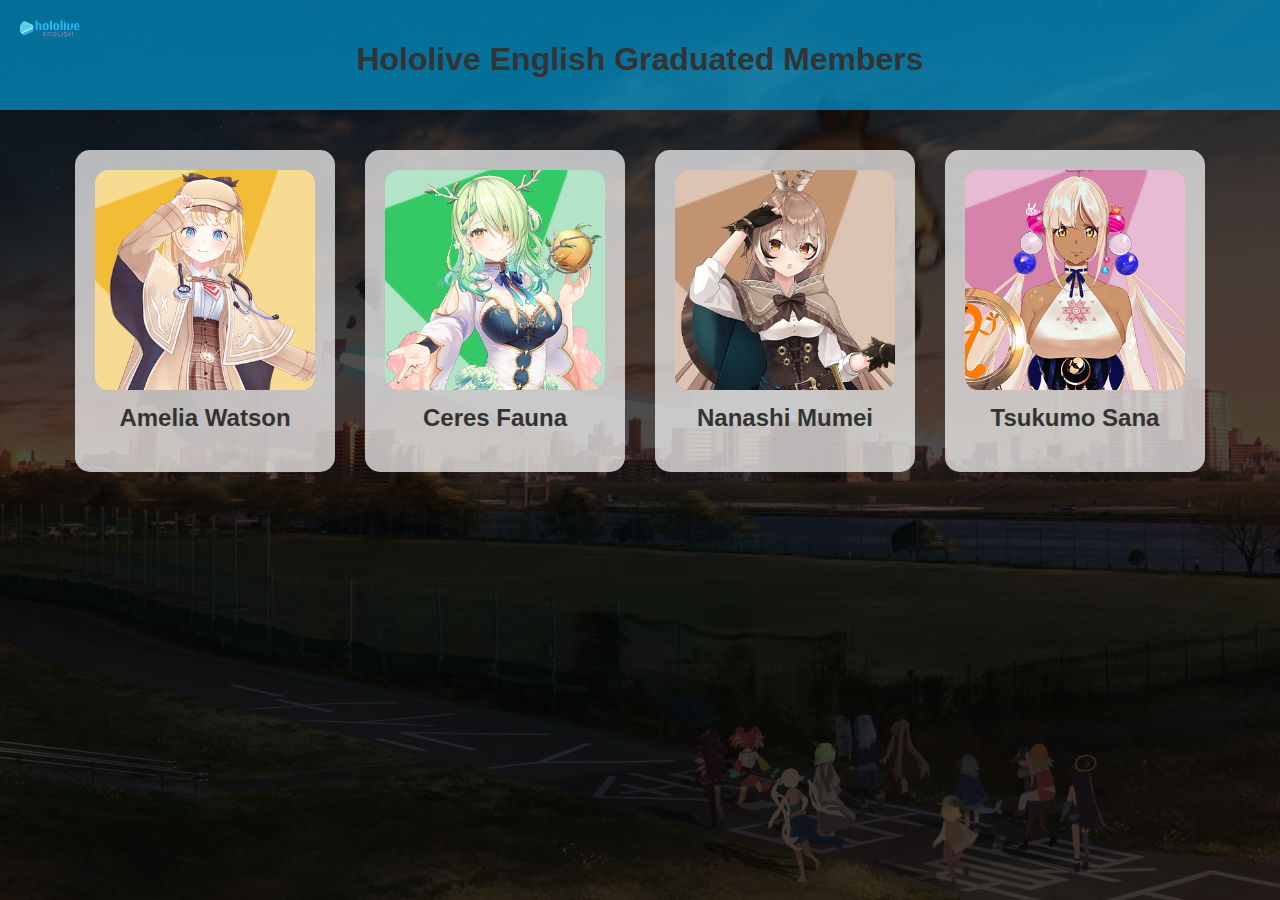
<file: index.html>
<!DOCTYPE html>
<html>
<head>
  <meta charset="UTF-8">
  <meta name="viewport" content="width=device-width, initial-scale=1">
  <title>Hololive English Graduated Members</title>
  <link rel="stylesheet" href="style.css">
  <link rel="icon" href="images/favicon.ico" type="image/png">
</head>

<body>
  <header>
    <h1>Hololive English Graduated Members</h1>
  </header>

  <div class ="logo-link">
    <a href="index.html">
      <img src="images/top_logo_hololive_en.svg" alt="Hololive Home" class="logo">
    </a>
  </div>

    <div class="member-gallery">

      <a href="amelia.html" class="member-card amelia-card">
        <img src="images/Watson-Amelia_list_thumb.png" alt="Amelia Watson">
        <h2>Amelia Watson</h2>
      </a>

      <a href="fauna.html" class="member-card fauna-card">
        <img src="images/Ceres-Fauna_list_thumb.png" alt="Ceres Fauna">
        <h2>Ceres Fauna</h2>
      </a>

      <a href="mumei.html" class="member-card mumei-card">
        <img src="images/Nanashi-Mumei_list_thumb.png" alt="Nanashi Mumei">
        <h2>Nanashi Mumei</h2>
      </a>

      <a href="sana.html" class="member-card sana-card">
        <img src="images/Tsukumo-Sana_list_thumb.png" alt="Tsukumo Sana">
        <h2>Tsukumo Sana</h2>
      </a>

    </div>

</body>

</html>
</file>
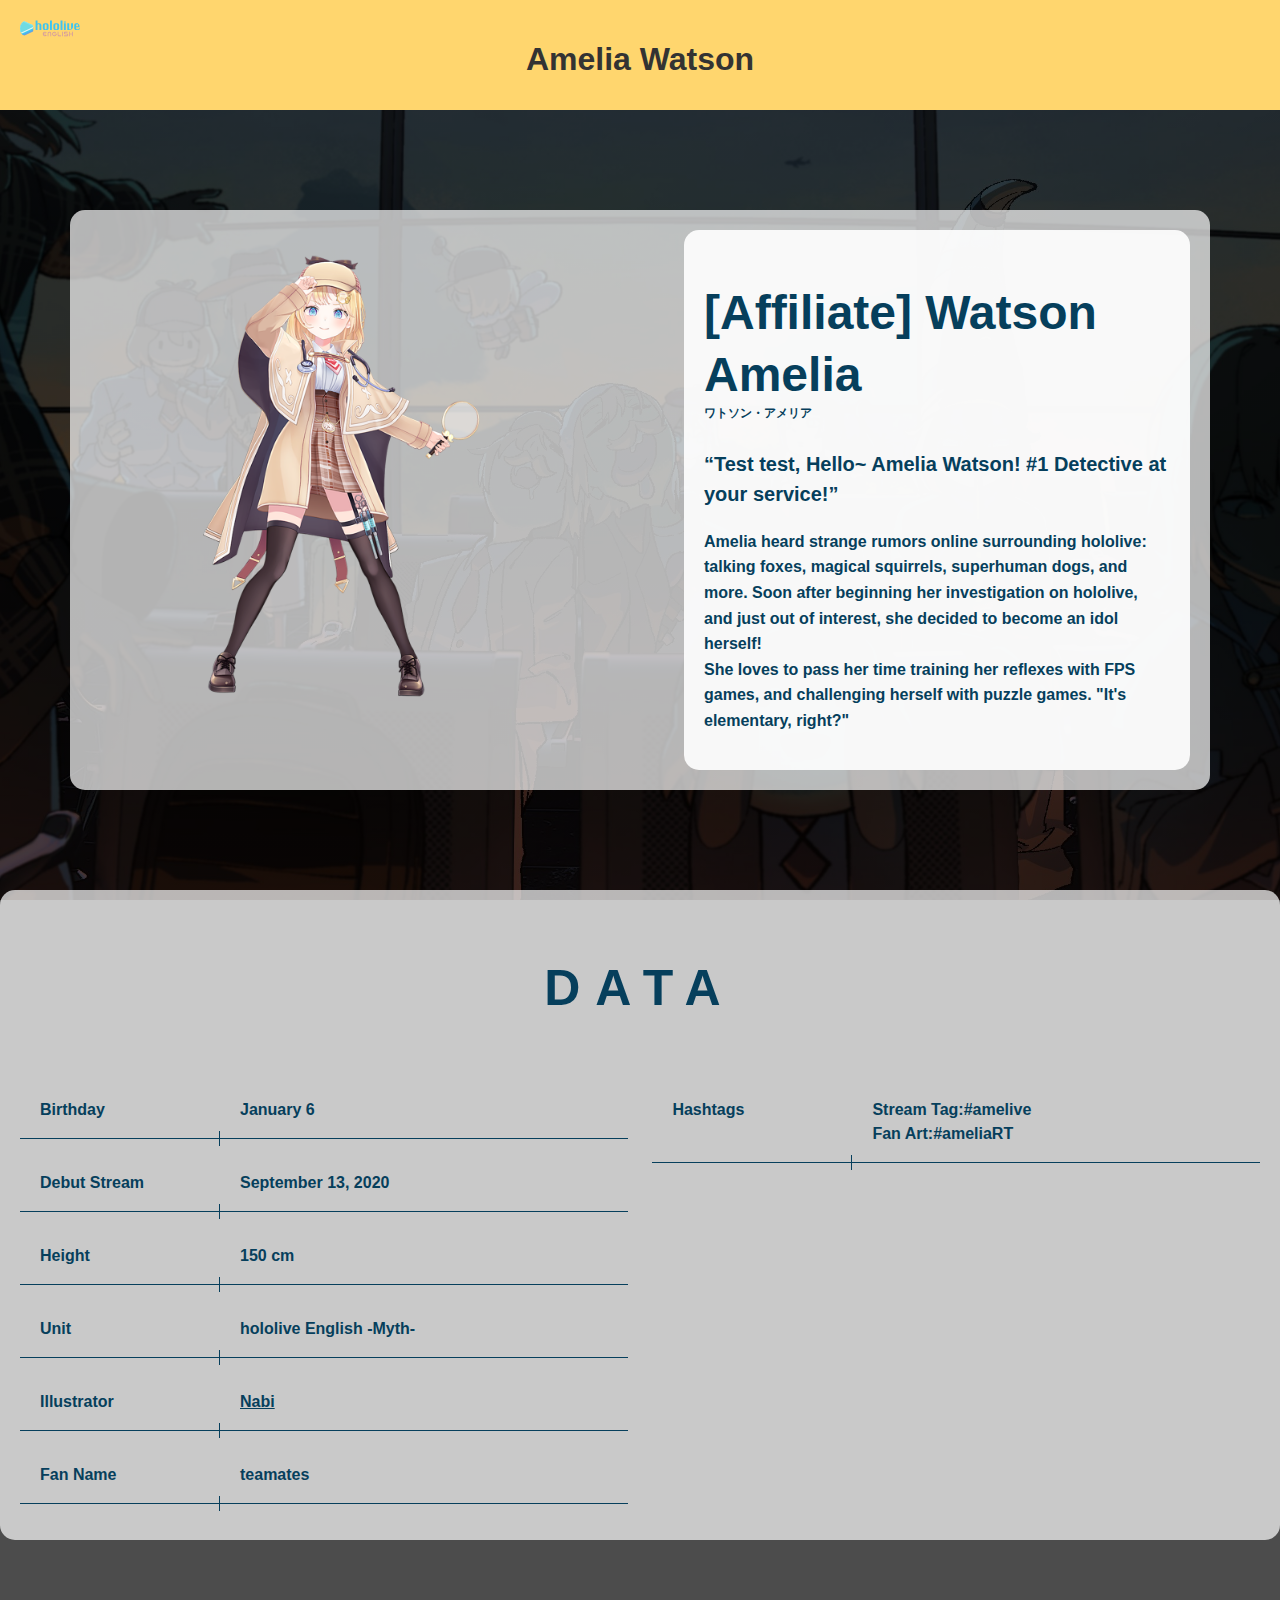
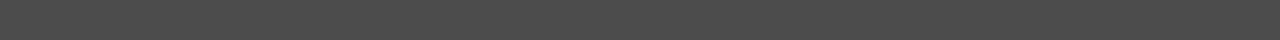
<file: amelia.html>
<!DOCTYPE html>
<html>
<head>
  <meta charset="UTF-8">
  <meta name="viewport" content="width=device-width, initial-scale=1">
  <title>Amelia Watson- Hololive English</title>
  <link rel="stylesheet" href="style.css">
  <link rel="icon" href="images/favicon.ico" type="image/png">
</head>

<body class="amelia-page">
  <header>    
    <h1>Amelia Watson</h1>
  </header>

    <div class ="logo-link">
    <a href="index.html">
      <img src="images/top_logo_hololive_en.svg" alt="Hololive Home" class="logo">
    </a>
  </div>

  <main>
   
      <!--talent-->

      <!--talent top-->
      <div class="talent_top">

        <div class="container">

          <div class="talent_left" id="talent_figure">
            <img src="images/Watson-Amelia_pr-img_01.png" alt="全身画像">
          </div>

          <div class="right_box">
            <div class="bg_box">
              <h1>[Affiliate] Watson Amelia<span>ワトソン・アメリア</span></h1>
                <p class="catch">“Test test, Hello~ Amelia Watson! #1 Detective at your service!”</p>
                <p class="txt">
                  Amelia heard strange rumors online surrounding hololive: talking foxes, magical squirrels, superhuman dogs, and more. Soon after beginning her investigation on hololive, and just out of interest, she decided to become an idol herself!<br />
                  She loves to pass her time training her reflexes with FPS games, and challenging herself with puzzle games. "It's elementary, right?"
                </p>
            </div>
          </div>

        </div>

      </div>

  </main>
      
      <!--talent top-->

      <!--talent bottom-->
      
  <div class="talent_data">

    <div class="container">
      <h2>DATA</h2>

      <div class="table_box">

        <!--LEFT SIDE -->
        <div class="left">

          <dl>
            <dt>Birthday</dt>
              <dd>January 6</dd>
           </dl>

          <dl>
            <dt>Debut Stream</dt>
              <dd>September 13, 2020</dd>
          </dl>

          <dl>
            <dt>Height</dt>
              <dd>150 cm</dd>
          </dl>

          <dl>
            <dt>Unit</dt>
              <dd>hololive English -Myth-</dd>
          </dl>

          <dl>
            <dt>Illustrator</dt>
              <dd><a href="https://x.com/nyanbbi" target="_blank">Nabi</a></dd>
          </dl>

          <dl>
            <dt>Fan Name</dt>
              <dd>teamates</dd>
          </dl>

        </div>

        <!--RIGHT SIDE -->
        <div class="right">

          <dl>
            <dt>Hashtags</dt>
              <dd>
              Stream Tag:#amelive<br>
              Fan Art:#ameliaRT
              </dd>
          </dl>

        </div>

      </div>
     
    </div>

  </div>

</body>
</html>
</file>
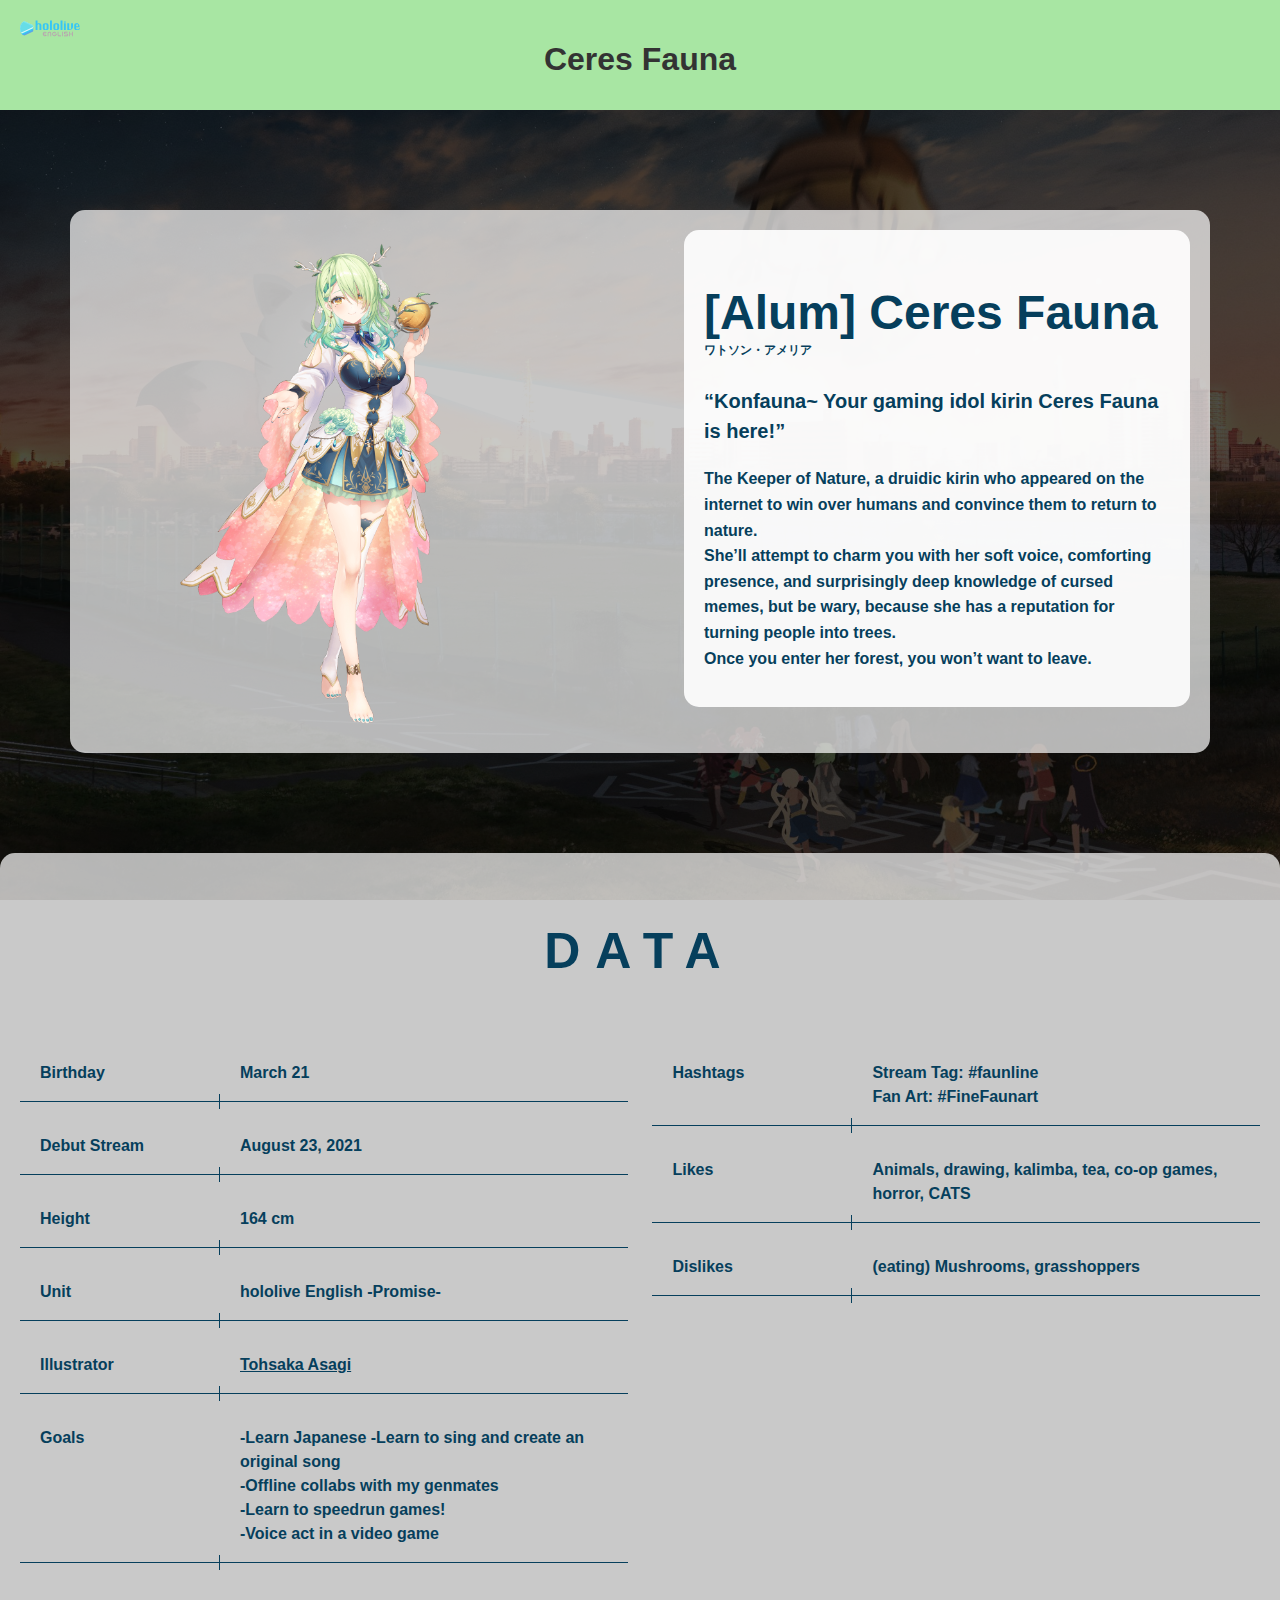
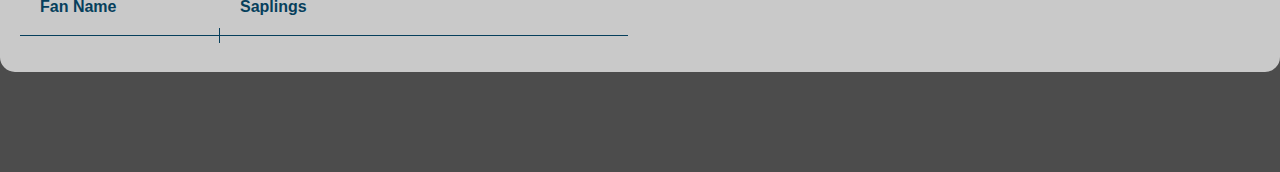
<file: fauna.html>
<!DOCTYPE html>
<html>
<head>
  <meta charset="UTF-8">
  <meta name="viewport" content="width=device-width, initial-scale=1">
  <title>Ceres Fauna - Hololive English</title>
  <link rel="stylesheet" href="style.css">
  <link rel="icon" href="images/favicon.ico" type="image/png">
</head>

<body class="fauna-page">
  <header>
    <h1>Ceres Fauna</h1>
  </header>

  <div class ="logo-link">
    <a href="index.html">
      <img src="images/top_logo_hololive_en.svg" alt="Hololive Home" class="logo">
    </a>
  </div>

  <main>
   
      <!--talent-->

      <!--talent top-->
    <div class="talent_top">

      <div class="container">
          
          <div class="talent_left talent_figure">
            <img src="images/bg_Ceres-Fauna_01.png" alt="セレス・ファウナ">
          </div>
         
          <div class="right_box">
            <div class="bg_box">
              <h1>[Alum] Ceres Fauna<span>ワトソン・アメリア</span></h1>
                <p class="catch">“Konfauna~ Your gaming idol kirin Ceres Fauna is here!”</p>
                <p class="txt">
                  The Keeper of Nature, a druidic kirin who appeared on the internet to win over humans and convince them to return to nature.<br>
                  She’ll attempt to charm you with her soft voice, comforting presence, and surprisingly deep knowledge of cursed memes, but be wary, because she has a reputation for turning people into trees.<br>
                  Once you enter her forest, you won’t want to leave.
                </p>
            </div>
          </div>

      </div>

    </div>

  </main>

      <!--talent bottom-->
      
  <div class="talent_data">

    <div class="container">
      <h2>DATA</h2>

      <div class="table_box">

        <!--LEFT SIDE -->
        <div class="left">

          <dl>
            <dt>Birthday</dt>
              <dd>March 21</dd>
           </dl>

          <dl>
            <dt>Debut Stream</dt>
              <dd>August 23, 2021</dd>
          </dl>

          <dl>
            <dt>Height</dt>
              <dd>164 cm</dd>
          </dl>

          <dl>
            <dt>Unit</dt>
              <dd>hololive English -Promise-</dd>
          </dl>

          <dl>
            <dt>Illustrator</dt>
              <dd><a href="https://twitter.com/asagi_0398" target="-blank_">Tohsaka Asagi</a></dd>
          </dl>

          <dl>
            <dt>Goals</dt>
            <dd>
              -Learn Japanese
              -Learn to sing and create an original song<br>
              -Offline collabs with my genmates<br>
              -Learn to speedrun games!<br>
              -Voice act in a video game<br>
            </dd>
          </dl>

          <dl>
            <dt>Fan Name</dt>
              <dd>Saplings</dd>
          </dl>

        </div>

        <!--RIGHT SIDE -->
        <div class="right">

          <dl>
            <dt>Hashtags</dt>
              <dd>
                Stream Tag: #faunline<br>
                Fan Art: #FineFaunart
              </dd>
          </dl>

          <dl>
            <dt>Likes</dt>
            <dd>Animals, drawing, kalimba, tea, co-op games, horror, CATS</dd>
          </dl>

          <dl>
            <dt>Dislikes</dt>
            <dd>(eating) Mushrooms, grasshoppers</dd>
          </dl>

        </div>

      </div>

    </div>

  </div>
                  <!--talent date-->


</body>
</html>
</file>
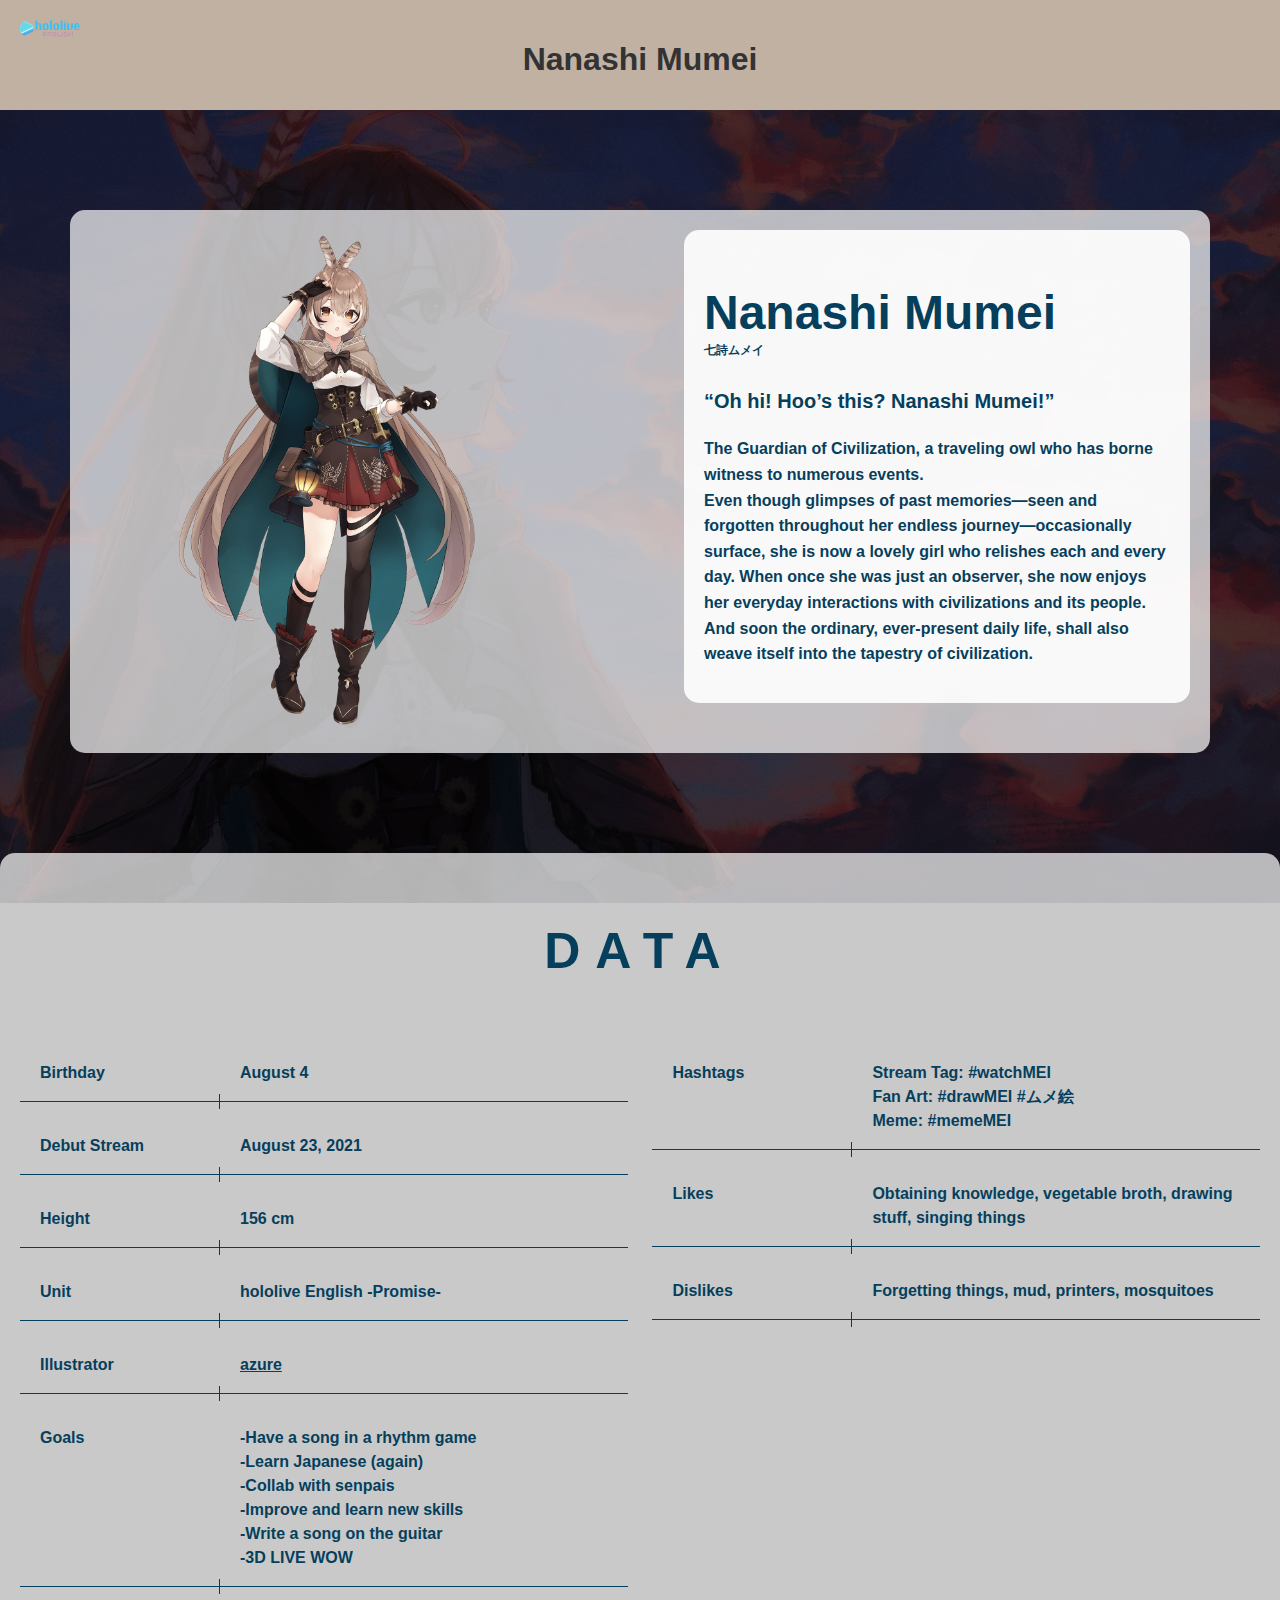
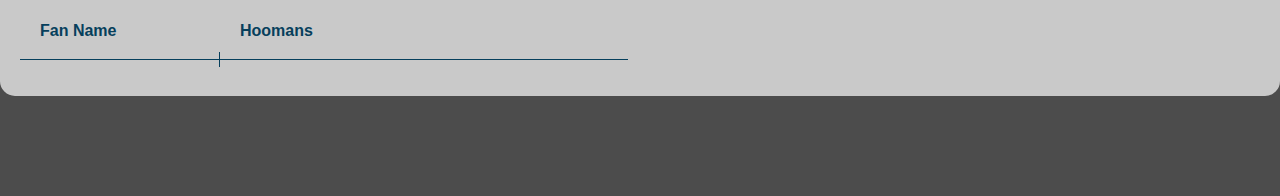
<file: mumei.html>
<!DOCTYPE html>
<html>
<head>
  <meta charset="UTF-8">
  <meta name="viewport" content="width=device-width, initial-scale=1">
  <title>Nanashi Mumei - Hololive English</title>
  <link rel="stylesheet" href="style.css">
  <link rel="icon" href="images/favicon.ico" type="image/png">
</head>

<body class="mumei-page">
  <header>
    <h1>Nanashi Mumei</h1>
  </header>

  <div class ="logo-link">
    <a href="index.html">
      <img src="images/top_logo_hololive_en.svg" alt="Hololive Home" class="logo">
    </a>
  </div>
  <main>
   
      <!-- talent -->

      <!-- talent top-->
  <div class="talent_top">

    <div class="container">

      <div class="talent_left" id="talent_figure">
        <img src="images/bg_Nanashi-Mumei_01.png" alt="七詩ムメイ">
      </div>
        
      <div class="right_box">
        <div class="bg_box">

          <h1>Nanashi Mumei<span>七詩ムメイ</span></h1>
            <p class="catch">“Oh hi! Hoo’s this? Nanashi Mumei!”</p>

            <p class="txt">
              The Guardian of Civilization, a traveling owl who has borne witness to numerous events.<br>
              Even though glimpses of past memories—seen and forgotten throughout her endless journey—occasionally surface, she is now a lovely girl who relishes each and every day. When once she was just an observer, she now enjoys her everyday interactions with civilizations and its people.
              And soon the ordinary, ever-present daily life, shall also weave itself into the tapestry of civilization.
            </p>
        </div>
      </div>

    </div>

  </div>

  </main>
  
  <!--talent top-->

  <!--talent bottom-->
  
  <div class="talent_data">

    <div class="container">
      <h2>DATA</h2>

        <div class="table_box">

          <!--LEFT SIDE -->
          <div class="left">
            
            <dl>
              <dt>Birthday</dt>
                <dd>August 4</dd>
            </dl>

            <dl>
              <dt>Debut Stream</dt>
                <dd>August 23, 2021</dd>  
            </dl>
           
            <dl>
              <dt>Height</dt>
                <dd>156 cm</dd>
            </dl>
           
            <dl>
              <dt>Unit</dt>
                <dd>hololive English -Promise-</dd>
            </dl>
            
            <dl>
              <dt>Illustrator</dt>
                <dd><a href="https://twitter.com/azure_0608_sub" target="_blank">azure</a></dd>
            </dl>

            <dl>
              <dt>
                Goals
              </dt>
              <dd>
                -Have a song in a rhythm game<br>
                -Learn Japanese (again) <br>
                -Collab with senpais <br>
                -Improve and learn new skills <br>
                -Write a song on the guitar <br>
                -3D LIVE WOW <br>
              </dd>
            </dl>

            <dl>
              <dt>Fan Name</dt>
                <dd>Hoomans</dd>
            </dl>

          </div>

          <!--RIGHT SIDE -->
          <div class="right">

            <dl>
              <dt>Hashtags</dt>
                <dd>
              Stream Tag: #watchMEI <br>
              Fan Art: #drawMEI #ムメ絵 <br>
              Meme: #memeMEI <br>
                </dd>
            </dl>

            <dl>
              <dt>Likes</dt>
              <dd>
                Obtaining knowledge, vegetable broth, drawing stuff, singing things
              </dd>
            </dl>

            <dl>
              <dt>
                Dislikes
              </dt>
              <dd>
                Forgetting things, mud, printers, mosquitoes
              </dd>
            </dl>

          </div>

      </div>

    </div>

  </div>
                  <!--talent date-->


</body>
</html>
</file>
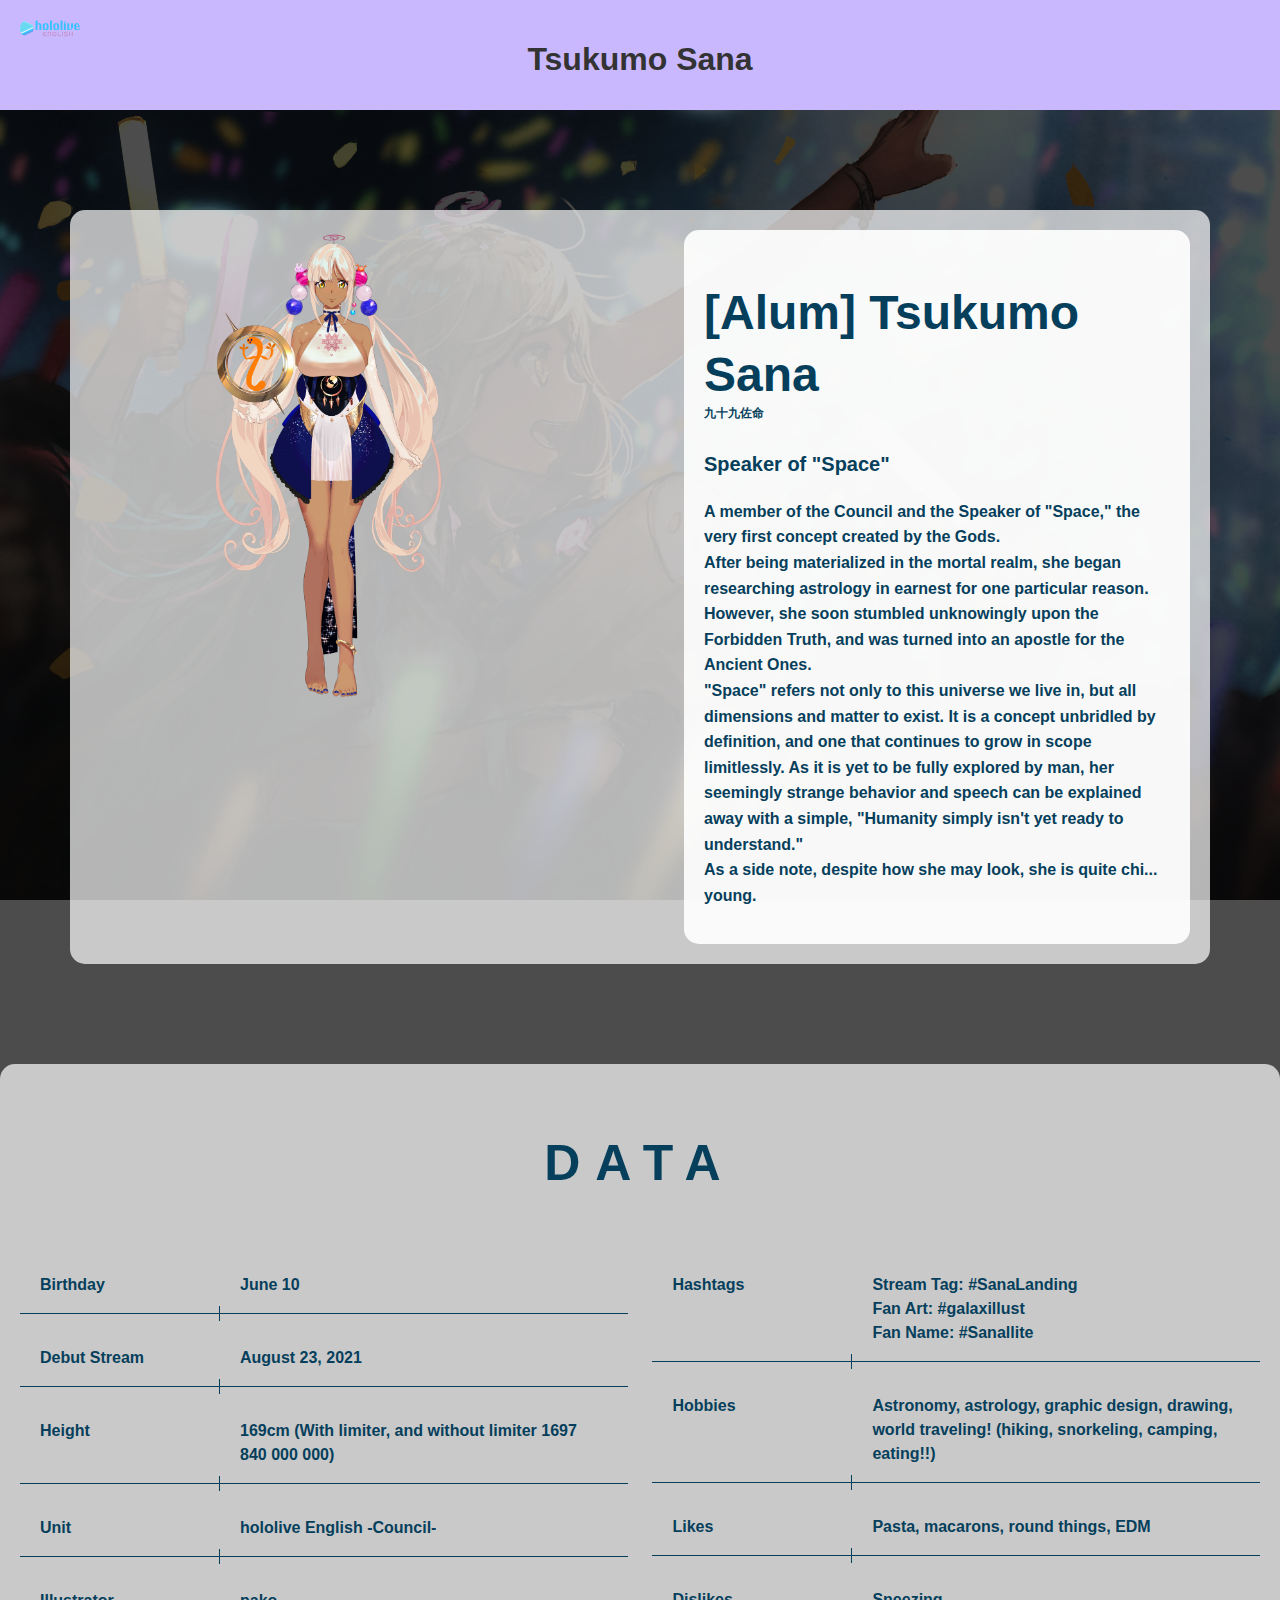
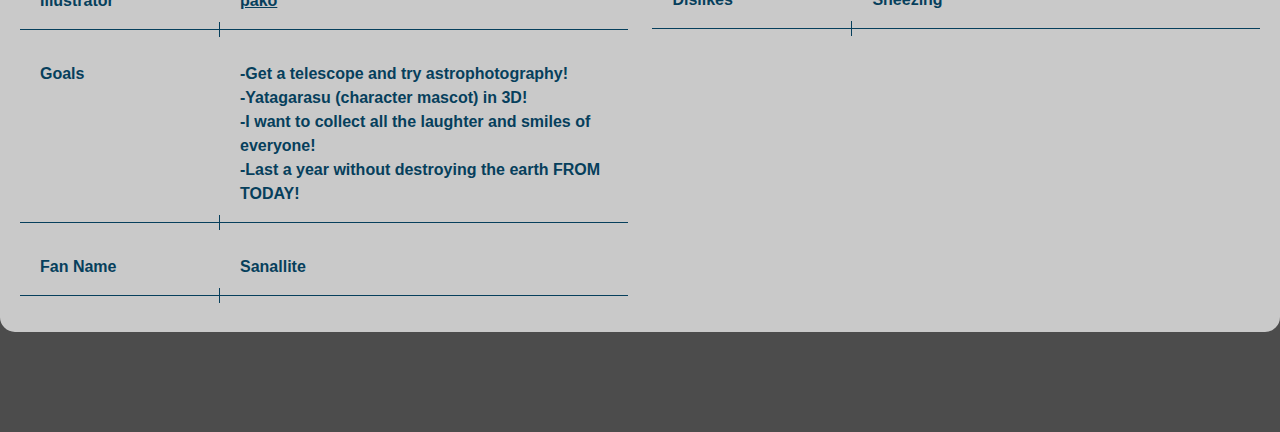
<file: sana.html>
<!DOCTYPE html>
<html lang="en">
<head>
  <meta charset="UTF-8" />
  <meta name="viewport" content="width=device-width, initial-scale=1.0"/>
  <title>Tsukumo Sana - Hololive English</title>
  <link rel="stylesheet" href="style.css" />
</head>
<body class="sana-page">
  <header>
    <h1>Tsukumo Sana</h1>
  </header>

  <div class ="logo-link">
    <a href="index.html">
      <img src="images/top_logo_hololive_en.svg" alt="Hololive Home" class="logo">
    </a>
  </div>
 
  <main>
    <!--talent top-->

    <div class="talent_top">

        <div class="container">

          <div class="talent_left" id="talent_figure">
            <img src="images/Tsukumo-Sana_pr-img_01.png" alt="九十九佐命">
          </div>

          <div class="right_box">
            <div class="bg_box">
              <h1>[Alum] Tsukumo Sana<span>九十九佐命</span></h1>
               <p class="catch">Speaker of "Space"</p>

               <p class="txt">
                  A member of the Council and the Speaker of "Space," the very first concept created by the Gods.<br>
                  After being materialized in the mortal realm, she began researching astrology in earnest for one particular reason. However, she soon stumbled unknowingly upon the Forbidden Truth, and was turned into an apostle for the Ancient Ones.<br>
                  "Space" refers not only to this universe we live in, but all dimensions and matter to exist. It is a concept unbridled by definition, and one that continues to grow in scope limitlessly. As it is yet to be fully explored by man, her seemingly strange behavior and speech can be explained away with a simple, "Humanity simply isn't yet ready to understand."<br>
                  As a side note, despite how she may look, she is quite chi... young.
                </p>
            </div>
  </main>     
      

      <!--talent bottom-->
      
  <div class="talent_data">

    <div class="container">
      <h2>DATA</h2>

        <div class="table_box">

          <!--LEFT SIDE -->
          <div class="left">

            <dl>
              <dt>Birthday</dt>
                <dd>June 10</dd>
             </dl>

            <dl>
              <dt>Debut Stream</dt>
                <dd>August 23, 2021</dd>
            </dl>

            <dl>
              <dt>Height</dt>
                <dd>169cm (With limiter, and without limiter 1697 840 000 000)</dd>
            </dl>

            <dl>
              <dt>Unit</dt>
                <dd>hololive English -Council-</dd>
            </dl>

            <dl>
              <dt>Illustrator</dt>
                <dd><a href="https://x.com/npakosun" target="_blank">pako</a></dd>
            </dl>

            <dl>
              <dt>
                Goals
              </dt>
              <dd>
                -Get a telescope and try astrophotography!<br>
                -Yatagarasu (character mascot) in 3D!<br>
                -I want to collect all the laughter and smiles of everyone!<br>
               -Last a year without destroying the earth FROM TODAY!<br>
              </dd>
            </dl>

            <dl>
              <dt>Fan Name</dt>
                <dd>Sanallite</dd>
            </dl>

          </div>

          <!--RIGHT SIDE -->
          <div class="right">

            <dl>
              <dt>Hashtags</dt>
                <dd>
                Stream Tag: #SanaLanding<br>
                Fan Art: #galaxillust<br>
                Fan Name: #Sanallite
                </dd>
            </dl>

            <dl>
              <dt>
                Hobbies
              </dt>
                <dd>
                Astronomy, astrology, graphic design, drawing, world traveling! (hiking, snorkeling, camping, eating!!)
                </dd>
            </dl>

            <dl>
              <dt>Likes</dt>
              <dd>
                Pasta, macarons, round things, EDM
              </dd>
            </dl>

            <dl>
              <dt>
                Dislikes
              </dt>
              <dd>Sneezing</dd>
            </dl>

          </div> 

        </div>

    </div>

  </div>
                  <!--talent date-->
  </main>
</body>
</html>
</file>
<file: style.css>
/* Root Variables */
:root {
  --hololive-blue: #00AEEF; /* just fixed the -- po and didnt change anything else*/
  --amelia-color: #FFD66E;
  --fauna-color: #A8E6A3;
  --mumei-color: #C1B1A3;
  --sana-color: #CAB8FF;
  --text-color: #333;
  --card-bg: rgba(255, 255, 255, 0.7);
}

/* Global Styles */
body {
  margin: 0;
  font-family: 'Segoe UI', Tahoma, Geneva, Verdana, sans-serif;
  background: linear-gradient( rgba(0, 0, 0, 0.7)), url('images/holoholo.png') no-repeat center center fixed;
  background-size: cover;
  color: var(--text-color);
}

.amelia-page{
  background: linear-gradient(rgba(0, 0, 0, 0.7)), url('images/amevers.jpg') no-repeat center center fixed;
  background-size: cover;
}

.fauna-page{
  background: linear-gradient(rgba(0, 0, 0, 0.7)), url('images/holoholo.png') no-repeat center center fixed;
  background-size: cover;
}

.mumei-page{
  background: linear-gradient(rgba(0, 0, 0, 0.7)), url('images/moom.jpg') no-repeat center center fixed;
  background-size: cover;
}

.sana-page{
  background: linear-gradient(rgba(0, 0, 0, 0.7)), url('images/sana.png') no-repeat center center fixed;
  background-size: cover;
}

.logo-link {
  position: fixed;
  top: 20px;
  left: 20px;
  z-index: 1000;
}

.logo {
  width: 60px;
  height: auto;
  opacity: 0.9;
  transition: opacity 0.3s ease;
}

.logo:hover {
  opacity: 1;
}

header {
  text-align: center;
  padding: 20px 20px 10px;
  background-color: rgba(0, 174, 239, 0.6); /* kept it as is */
}

.amelia-page header {
  background-color: var(--amelia-color);
}

.mumei-page header {
  background-color: var(--mumei-color);
}

.fauna-page header {
  background-color: var(--fauna-color);
}

.sana-page header {
  background-color: var(--sana-color);
}

.member-gallery {
  display: flex;
  flex-wrap: wrap;
  justify-content: center;
  gap: 30px;
  padding: 40px 20px;
}

.member-card {
  background-color: var(--card-bg);
  border-radius: 15px;
  text-align: justify;
  width: 220px;
  padding: 20px;
  justify-content: center;
  color: var(--text-color);
  transition: transform 0.3s ease, background-color 0.3s ease;
  text-align: center;
  text-decoration: none;
}

.member-card img {
  width: 100%;
  border-radius: 10px;
}

img {
  width: 100%;
  border-radius: 10px;
}

.member-card h2 {
  margin-top: 10px;
}

/* Member-specific Colors */
.amelia-card:hover {
  background-color: var(--amelia-color);
}

.fauna-card:hover {
  background-color: var(--fauna-color);
}

.mumei-card:hover {
  background-color: var(--mumei-color);
}

.sana-card:hover {
  background-color: var(--sana-color);
}

/* MEMBERS */

.profile-image {
  width: 200px;
  border-radius: 50%;
  margin-bottom: 20px;
}

/********************** talent *******************************/

/* TOP PART */

.container{
  margin: 100px auto;
  padding: 20px;
  background-color: var(--card-bg);
  border-radius: 15px;
}

.talent_top{ 
  margin: 100px auto 40px; 
  position: relative;
}

.talent_top .container{ 
  display: table; 
  width: 89%; 
  max-width: 1100px;
  height: 500px;
  background-color: rgba(255,255,255,0.7);
  border-radius: 15px;
  padding: 20px;
  margin: 0 auto;
}

.talent_top .talent_left{ 
  display: inline-flex; 
  width: 54%; 
  position: relative; 
  padding-left: 80px;
}

.talent_top .right_box{ 
  display: table-cell; 
  width: 46%; 
  vertical-align: top; 
  color: #063f5c; 
  position: relative; 
  z-index: 1;
}

.talent_top .right_box .bg_box{ 
  background-color: rgba(255,255,255,0.9); 
  width: auto;
  padding: 20px; 
  position: relative; 
  z-index: -2;
  border-radius: 15px;
  height: auto;
}

.talent_top .right_box h1{ 
  font-size: 48px; 
  font-weight: bold; 
  line-height: 1.3em; 
  margin-bottom: 30px;
}
.talent_top .right_box h1 span{ 
  display: block; 
  font-size: 0.25em; 
  line-height: 1em;
}

.talent_top .right_box p{ 
  text-align: left;
}

.talent_top .right_box .catch{ 
  font-size: 20px; 
  font-weight: bold; 
  line-height: 1.5em;
}

.talent_top .right_box .txt{ 
  font-size: 16px; 
  font-weight: bold; 
  line-height: 1.6em;
}

.talent_left img{
  width: 100%; 
  max-width: 100%; 
  height: auto; 
  position: relative; 
  top: 0; 
  left: 0;
}

/* BOTTOM PART */

.talent_data h2{ 
  font-family: brandon-grotesque, sans-serif; 
  color: #063f5c; 
  font-size: 50px; 
  font-weight: bold; 
  line-height: 1.5em; 
  letter-spacing: 0.3em; 
  margin-bottom: 40px;
  text-align: center;
}

.talent_data .table_box{ 
  display: flex; 
  justify-content: space-between;
  border-radius: 15px;
}

.talent_data .left{ 
  width: 49%;
}

.talent_data .right{ 
  width: 49%;
}

.talent_data dl{ 
  display: table; 
  width: 100%; 
  text-align: left; 
  color: #063f5c; 
  font-weight: bold; 
  border-bottom: 1px solid #063f5c;
}

.talent_data dt{ 
  display: table-cell; 
  width: 10em; 
  font-size: 16px; 
  line-height: 1.5em; 
  padding: 16px 20px; 
  position: relative;
}

.talent_data dt:after{ 
  content:""; 
  position: absolute;
  background-color: #063f5c; 
  width: 1px; 
  height: 15px; 
  right: 0; 
  bottom: -8px;
}

.talent_data dd{ 
  display: table-cell; 
  width: calc(100% - 10em); 
  font-size: 16px; 
  line-height: 1.5em; 
  padding: 16px 20px;
}

.talent_data dd a{ 
  color: #063f5c; 
  text-decoration: underline;
}
</file>
